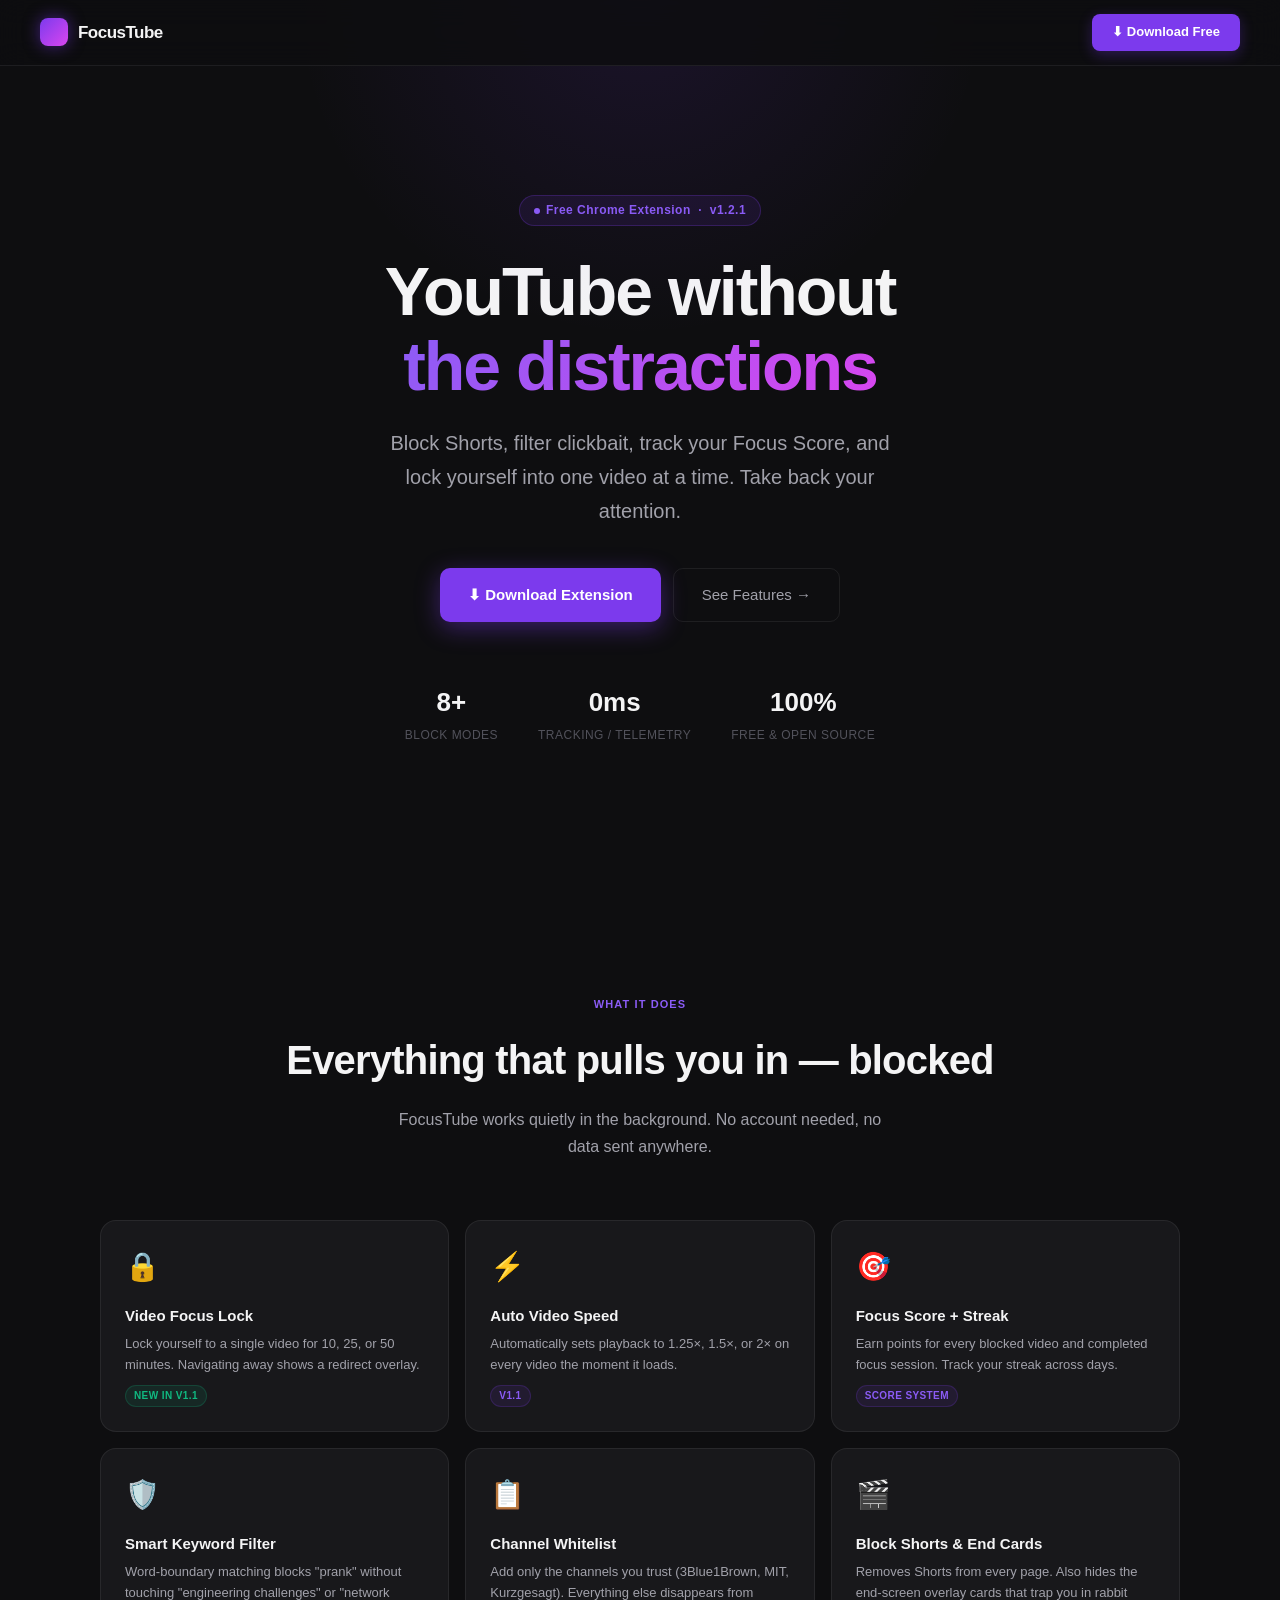
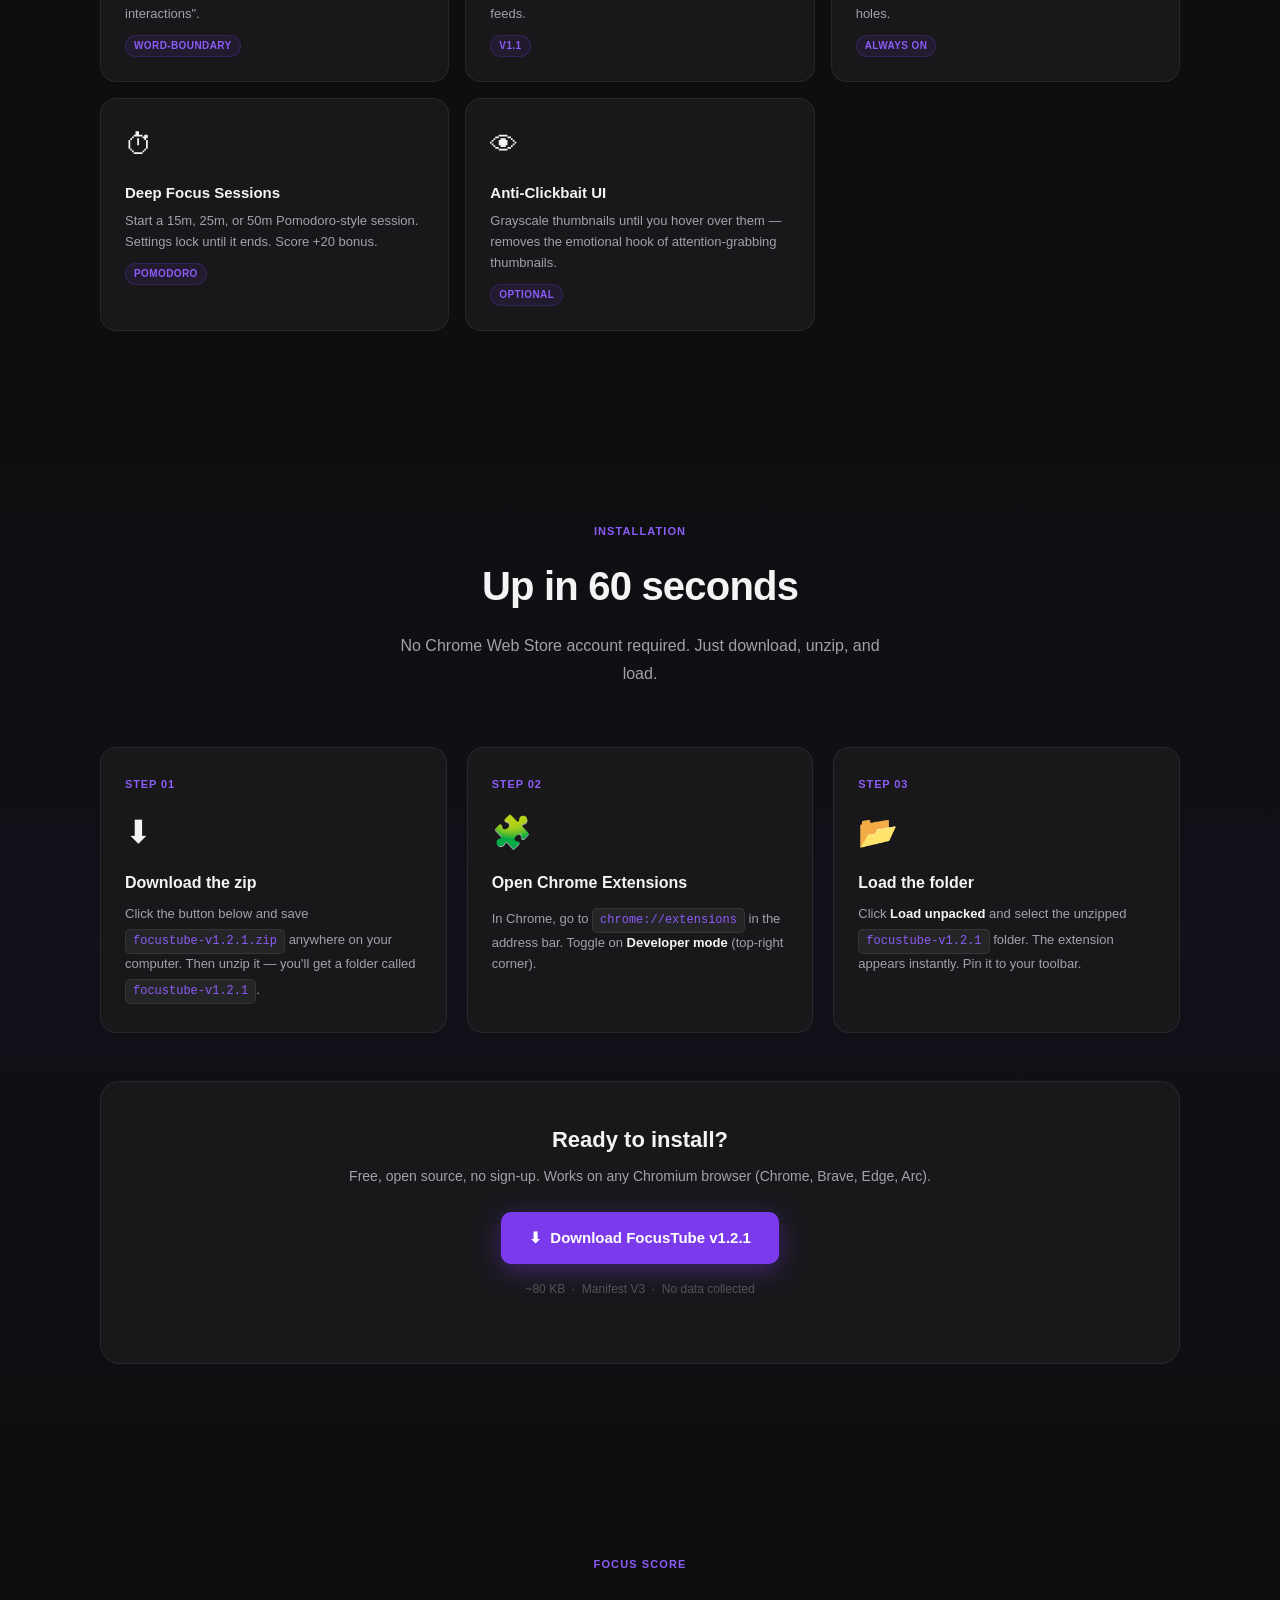
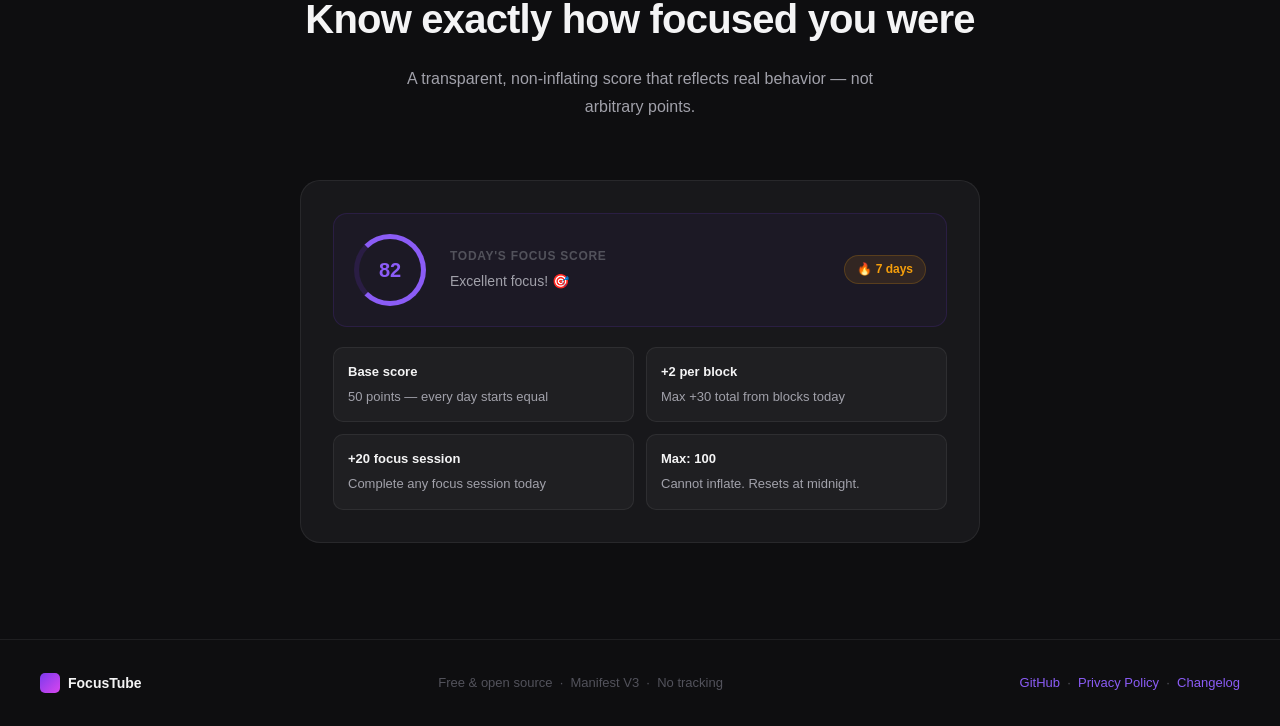
<file: docs/index.html>
<!DOCTYPE html>
<html lang="en">
<head>
  <meta charset="UTF-8">
  <meta name="viewport" content="width=device-width, initial-scale=1.0">
  <title>FocusTube — Distraction-Free YouTube</title>
  <meta name="description" content="FocusTube is a free Chrome extension that blocks Shorts, filters distracting content, tracks your focus score, and locks you into productive YouTube sessions.">
  <style>
    *, *::before, *::after { box-sizing: border-box; margin: 0; padding: 0; }

    :root {
      --bg:       #0e0e10;
      --card:     #18181b;
      --border:   rgba(255,255,255,0.07);
      --accent:   #7c3aed;
      --accent2:  #8b5cf6;
      --success:  #10b981;
      --text:     #f4f4f5;
      --muted:    #a1a1aa;
      --dim:      #52525b;
      --font:     -apple-system, BlinkMacSystemFont, "Segoe UI", Roboto, "Helvetica Neue", Arial, sans-serif;
    }

    html { scroll-behavior: smooth; }

    body {
      background: var(--bg);
      color: var(--text);
      font-family: var(--font);
      line-height: 1.6;
      -webkit-font-smoothing: antialiased;
    }

    /* ── HEADER ─────────────────────────── */
    header {
      position: fixed; top: 0; left: 0; right: 0;
      z-index: 100;
      display: flex; align-items: center; justify-content: space-between;
      padding: 14px 40px;
      background: rgba(14,14,16,0.85);
      backdrop-filter: blur(14px);
      border-bottom: 1px solid var(--border);
    }

    .logo { display: flex; align-items: center; gap: 10px; text-decoration: none; }
    .logo-icon {
      width: 28px; height: 28px;
      background: linear-gradient(135deg, var(--accent), #d946ef);
      border-radius: 8px;
      box-shadow: 0 0 16px rgba(124,58,237,0.5);
    }
    .logo-text { font-size: 17px; font-weight: 700; letter-spacing: -0.03em; color: var(--text); }

    .header-cta {
      background: var(--accent);
      color: #fff;
      text-decoration: none;
      padding: 8px 20px;
      border-radius: 8px;
      font-size: 13px;
      font-weight: 600;
      transition: background 0.2s, box-shadow 0.2s;
      box-shadow: 0 4px 14px rgba(124,58,237,0.3);
    }
    .header-cta:hover { background: var(--accent2); box-shadow: 0 6px 20px rgba(124,58,237,0.45); }

    /* ── HERO ───────────────────────────── */
    .hero {
      min-height: 100vh;
      display: flex; flex-direction: column;
      align-items: center; justify-content: center;
      text-align: center;
      padding: 120px 24px 80px;
      position: relative;
      overflow: hidden;
    }

    .hero::before {
      content: '';
      position: absolute;
      top: -40%; left: 50%;
      transform: translateX(-50%);
      width: 700px; height: 700px;
      background: radial-gradient(circle, rgba(124,58,237,0.12) 0%, transparent 70%);
      pointer-events: none;
    }

    .hero-badge {
      display: inline-flex; align-items: center; gap: 6px;
      background: rgba(124,58,237,0.1);
      border: 1px solid rgba(124,58,237,0.25);
      color: var(--accent2);
      padding: 5px 14px;
      border-radius: 99px;
      font-size: 12px; font-weight: 600;
      letter-spacing: 0.04em;
      margin-bottom: 28px;
    }
    .hero-badge-dot {
      width: 6px; height: 6px;
      border-radius: 50%;
      background: var(--accent2);
      animation: pulse 2s ease-in-out infinite;
    }
    @keyframes pulse {
      0%,100% { opacity: 1; transform: scale(1); }
      50%      { opacity: 0.4; transform: scale(0.8); }
    }

    h1 {
      font-size: clamp(36px, 6vw, 68px);
      font-weight: 800;
      letter-spacing: -0.03em;
      line-height: 1.1;
      margin-bottom: 22px;
      max-width: 780px;
    }

    h1 span {
      background: linear-gradient(135deg, var(--accent2), #d946ef);
      -webkit-background-clip: text;
      -webkit-text-fill-color: transparent;
      background-clip: text;
    }

    .hero-sub {
      font-size: clamp(16px, 2.5vw, 20px);
      color: var(--muted);
      max-width: 520px;
      margin-bottom: 40px;
      line-height: 1.7;
    }

    .hero-btns {
      display: flex; gap: 12px; flex-wrap: wrap; justify-content: center;
      margin-bottom: 60px;
    }

    .btn-primary {
      display: inline-flex; align-items: center; gap: 8px;
      background: var(--accent);
      color: #fff;
      text-decoration: none;
      padding: 14px 28px;
      border-radius: 10px;
      font-size: 15px; font-weight: 600;
      box-shadow: 0 6px 24px rgba(124,58,237,0.4);
      transition: all 0.2s;
    }
    .btn-primary:hover { background: var(--accent2); transform: translateY(-1px); box-shadow: 0 8px 28px rgba(124,58,237,0.5); }

    .btn-ghost {
      display: inline-flex; align-items: center; gap: 8px;
      border: 1px solid var(--border);
      color: var(--muted);
      text-decoration: none;
      padding: 14px 28px;
      border-radius: 10px;
      font-size: 15px; font-weight: 500;
      transition: all 0.2s;
    }
    .btn-ghost:hover { border-color: rgba(255,255,255,0.15); color: var(--text); background: rgba(255,255,255,0.04); }

    .hero-stats {
      display: flex; gap: 40px; flex-wrap: wrap; justify-content: center;
    }
    .stat { text-align: center; }
    .stat-num { font-size: 26px; font-weight: 800; color: var(--text); }
    .stat-label { font-size: 12px; color: var(--dim); margin-top: 2px; letter-spacing: 0.04em; text-transform: uppercase; }

    /* ── FEATURES ───────────────────────── */
    section { padding: 96px 24px; }

    .container { max-width: 1080px; margin: 0 auto; }

    .section-label {
      text-align: center;
      font-size: 11px; font-weight: 700;
      text-transform: uppercase; letter-spacing: 0.1em;
      color: var(--accent2);
      margin-bottom: 14px;
    }

    h2 {
      text-align: center;
      font-size: clamp(26px, 4vw, 40px);
      font-weight: 800;
      letter-spacing: -0.02em;
      margin-bottom: 14px;
    }

    .section-sub {
      text-align: center;
      color: var(--muted);
      font-size: 16px;
      max-width: 500px;
      margin: 0 auto 60px;
      line-height: 1.7;
    }

    .features-grid {
      display: grid;
      grid-template-columns: repeat(auto-fit, minmax(300px, 1fr));
      gap: 16px;
    }

    .feature-card {
      background: var(--card);
      border: 1px solid var(--border);
      border-radius: 16px;
      padding: 24px;
      transition: border-color 0.2s, transform 0.2s;
    }
    .feature-card:hover { border-color: rgba(124,58,237,0.3); transform: translateY(-2px); }

    .feature-icon {
      font-size: 28px;
      margin-bottom: 14px;
      display: block;
    }

    .feature-name {
      font-size: 15px; font-weight: 700;
      margin-bottom: 6px; color: var(--text);
    }

    .feature-desc {
      font-size: 13px; color: var(--muted); line-height: 1.6;
    }

    .feature-tag {
      display: inline-block;
      background: rgba(124,58,237,0.1);
      border: 1px solid rgba(124,58,237,0.2);
      color: var(--accent2);
      padding: 2px 8px;
      border-radius: 99px;
      font-size: 10px; font-weight: 700;
      letter-spacing: 0.04em;
      text-transform: uppercase;
      margin-top: 10px;
    }
    .feature-tag.green {
      background: rgba(16,185,129,0.1);
      border-color: rgba(16,185,129,0.2);
      color: var(--success);
    }

    /* ── INSTALL STEPS ──────────────────── */
    .install-section {
      background: linear-gradient(180deg, var(--bg) 0%, rgba(124,58,237,0.04) 50%, var(--bg) 100%);
    }

    .steps {
      display: grid;
      grid-template-columns: repeat(auto-fit, minmax(260px, 1fr));
      gap: 20px;
      margin-bottom: 48px;
    }

    .step {
      background: var(--card);
      border: 1px solid var(--border);
      border-radius: 16px;
      padding: 28px 24px;
      position: relative;
    }

    .step-num {
      font-size: 11px; font-weight: 800;
      text-transform: uppercase; letter-spacing: 0.08em;
      color: var(--accent2);
      margin-bottom: 14px;
    }

    .step-icon { font-size: 32px; margin-bottom: 12px; display: block; }

    .step h3 { font-size: 16px; font-weight: 700; margin-bottom: 8px; }

    .step p { font-size: 13px; color: var(--muted); line-height: 1.6; }

    .step code {
      display: inline-block;
      background: rgba(255,255,255,0.06);
      border: 1px solid var(--border);
      border-radius: 5px;
      padding: 2px 7px;
      font-size: 12px;
      font-family: "SF Mono", "Fira Code", Consolas, monospace;
      color: var(--accent2);
      margin-top: 4px;
    }

    .install-cta {
      text-align: center;
      padding: 40px;
      background: var(--card);
      border: 1px solid var(--border);
      border-radius: 20px;
    }

    .install-cta h3 { font-size: 22px; font-weight: 700; margin-bottom: 8px; }
    .install-cta p { font-size: 14px; color: var(--muted); margin-bottom: 24px; }

    /* ── SCORE PREVIEW ──────────────────── */
    .preview-box {
      background: var(--card);
      border: 1px solid var(--border);
      border-radius: 20px;
      padding: 32px;
      max-width: 680px;
      margin: 0 auto;
    }

    .score-preview {
      display: flex; align-items: center; gap: 24px;
      padding: 20px;
      background: rgba(124,58,237,0.05);
      border: 1px solid rgba(124,58,237,0.15);
      border-radius: 14px;
      margin-bottom: 20px;
    }

    .score-ring-demo {
      width: 72px; height: 72px;
      border-radius: 50%;
      border: 5px solid rgba(124,58,237,0.15);
      border-top-color: var(--accent2);
      border-right-color: var(--accent2);
      border-bottom-color: var(--accent2);
      display: flex; align-items: center; justify-content: center;
      flex-shrink: 0;
    }

    .score-ring-num { font-size: 20px; font-weight: 800; color: var(--accent2); }
    .score-meta { flex: 1; }
    .score-meta-title { font-size: 12px; font-weight: 700; text-transform: uppercase; letter-spacing: 0.06em; color: var(--dim); margin-bottom: 4px; }
    .score-meta-msg { font-size: 14px; color: var(--muted); }
    .streak-demo {
      background: rgba(245,158,11,0.1);
      border: 1px solid rgba(245,158,11,0.2);
      color: #f59e0b;
      padding: 4px 12px; border-radius: 99px;
      font-size: 12px; font-weight: 700;
    }

    /* ── FOOTER ─────────────────────────── */
    footer {
      border-top: 1px solid var(--border);
      padding: 32px 40px;
      display: flex; align-items: center; justify-content: space-between;
      flex-wrap: wrap; gap: 16px;
    }

    .footer-logo { display: flex; align-items: center; gap: 8px; }
    .footer-logo-icon {
      width: 20px; height: 20px;
      background: linear-gradient(135deg, var(--accent), #d946ef);
      border-radius: 5px;
    }
    .footer-logo-text { font-size: 14px; font-weight: 700; color: var(--text); }

    footer p { font-size: 13px; color: var(--dim); }

    footer a { color: var(--accent2); text-decoration: none; }
    footer a:hover { text-decoration: underline; }

    @media (max-width: 600px) {
      header { padding: 12px 20px; }
      .hero { padding: 100px 20px 60px; }
      .hero-stats { gap: 24px; }
      footer { flex-direction: column; text-align: center; }
    }
  </style>
</head>
<body>

  <!-- ── HEADER ─────────────────────────── -->
  <header>
    <a class="logo" href="#">
      <div class="logo-icon"></div>
      <span class="logo-text">FocusTube</span>
    </a>
    <a class="header-cta" href="#install">⬇ Download Free</a>
  </header>

  <!-- ── HERO ─────────────────────────────── -->
  <section class="hero">
    <div class="hero-badge">
      <span class="hero-badge-dot"></span>
      Free Chrome Extension &nbsp;·&nbsp; v1.2.1
    </div>

    <h1>YouTube without<br><span>the distractions</span></h1>

    <p class="hero-sub">
      Block Shorts, filter clickbait, track your Focus Score, and lock yourself
      into one video at a time. Take back your attention.
    </p>

    <div class="hero-btns">
      <a class="btn-primary" href="#install">
        ⬇ Download Extension
      </a>
      <a class="btn-ghost" href="#features">
        See Features →
      </a>
    </div>

    <div class="hero-stats">
      <div class="stat">
        <div class="stat-num">8+</div>
        <div class="stat-label">Block Modes</div>
      </div>
      <div class="stat">
        <div class="stat-num">0ms</div>
        <div class="stat-label">Tracking / Telemetry</div>
      </div>
      <div class="stat">
        <div class="stat-num">100%</div>
        <div class="stat-label">Free & Open Source</div>
      </div>
    </div>
  </section>

  <!-- ── FEATURES ─────────────────────────── -->
  <section id="features">
    <div class="container">
      <p class="section-label">What it does</p>
      <h2>Everything that pulls you in — blocked</h2>
      <p class="section-sub">FocusTube works quietly in the background. No account needed, no data sent anywhere.</p>

      <div class="features-grid">


        <div class="feature-card">
          <span class="feature-icon">🔒</span>
          <div class="feature-name">Video Focus Lock</div>
          <div class="feature-desc">Lock yourself to a single video for 10, 25, or 50 minutes. Navigating away shows a redirect overlay.</div>
          <span class="feature-tag green">New in v1.1</span>
        </div>

        <div class="feature-card">
          <span class="feature-icon">⚡</span>
          <div class="feature-name">Auto Video Speed</div>
          <div class="feature-desc">Automatically sets playback to 1.25×, 1.5×, or 2× on every video the moment it loads.</div>
          <span class="feature-tag">v1.1</span>
        </div>

        <div class="feature-card">
          <span class="feature-icon">🎯</span>
          <div class="feature-name">Focus Score + Streak</div>
          <div class="feature-desc">Earn points for every blocked video and completed focus session. Track your streak across days.</div>
          <span class="feature-tag">Score System</span>
        </div>

        <div class="feature-card">
          <span class="feature-icon">🛡️</span>
          <div class="feature-name">Smart Keyword Filter</div>
          <div class="feature-desc">Word-boundary matching blocks "prank" without touching "engineering challenges" or "network interactions".</div>
          <span class="feature-tag">Word-Boundary</span>
        </div>

        <div class="feature-card">
          <span class="feature-icon">📋</span>
          <div class="feature-name">Channel Whitelist</div>
          <div class="feature-desc">Add only the channels you trust (3Blue1Brown, MIT, Kurzgesagt). Everything else disappears from feeds.</div>
          <span class="feature-tag">v1.1</span>
        </div>

        <div class="feature-card">
          <span class="feature-icon">🎬</span>
          <div class="feature-name">Block Shorts & End Cards</div>
          <div class="feature-desc">Removes Shorts from every page. Also hides the end-screen overlay cards that trap you in rabbit holes.</div>
          <span class="feature-tag">Always On</span>
        </div>

        <div class="feature-card">
          <span class="feature-icon">⏱</span>
          <div class="feature-name">Deep Focus Sessions</div>
          <div class="feature-desc">Start a 15m, 25m, or 50m Pomodoro-style session. Settings lock until it ends. Score +20 bonus.</div>
          <span class="feature-tag">Pomodoro</span>
        </div>

        <div class="feature-card">
          <span class="feature-icon">👁</span>
          <div class="feature-name">Anti-Clickbait UI</div>
          <div class="feature-desc">Grayscale thumbnails until you hover over them — removes the emotional hook of attention-grabbing thumbnails.</div>
          <span class="feature-tag">Optional</span>
        </div>

      </div>
    </div>
  </section>

  <!-- ── INSTALL ───────────────────────────── -->
  <section class="install-section" id="install">
    <div class="container">
      <p class="section-label">Installation</p>
      <h2>Up in 60 seconds</h2>
      <p class="section-sub">No Chrome Web Store account required. Just download, unzip, and load.</p>

      <div class="steps">
        <div class="step">
          <div class="step-num">Step 01</div>
          <span class="step-icon">⬇</span>
          <h3>Download the zip</h3>
          <p>Click the button below and save <code>focustube-v1.2.1.zip</code> anywhere on your computer. Then unzip it — you'll get a folder called <code>focustube-v1.2.1</code>.</p>
        </div>

        <div class="step">
          <div class="step-num">Step 02</div>
          <span class="step-icon">🧩</span>
          <h3>Open Chrome Extensions</h3>
          <p>In Chrome, go to <code>chrome://extensions</code> in the address bar. Toggle on <strong style="color:#f4f4f5">Developer mode</strong> (top-right corner).</p>
        </div>

        <div class="step">
          <div class="step-num">Step 03</div>
          <span class="step-icon">📂</span>
          <h3>Load the folder</h3>
          <p>Click <strong style="color:#f4f4f5">Load unpacked</strong> and select the unzipped <code>focustube-v1.2.1</code> folder. The extension appears instantly. Pin it to your toolbar.</p>
        </div>
      </div>

      <div class="install-cta">
        <h3>Ready to install?</h3>
        <p>Free, open source, no sign-up. Works on any Chromium browser (Chrome, Brave, Edge, Arc).</p>
        <a class="btn-primary" href="focustube-v1.2.1.zip" download="focustube-v1.2.1.zip">
          ⬇ &nbsp;Download FocusTube v1.2.1
        </a>
        <p style="margin-top:16px; font-size:12px; color:#52525b">
          ~80 KB &nbsp;·&nbsp; Manifest V3 &nbsp;·&nbsp; No data collected
        </p>
      </div>
    </div>
  </section>

  <!-- ── SCORE PREVIEW ─────────────────────── -->
  <section>
    <div class="container">
      <p class="section-label">Focus Score</p>
      <h2>Know exactly how focused you were</h2>
      <p class="section-sub">A transparent, non-inflating score that reflects real behavior — not arbitrary points.</p>

      <div class="preview-box">
        <div class="score-preview">
          <div class="score-ring-demo">
            <span class="score-ring-num">82</span>
          </div>
          <div class="score-meta">
            <div class="score-meta-title">Today's Focus Score</div>
            <div class="score-meta-msg">Excellent focus! 🎯</div>
          </div>
          <span class="streak-demo">🔥 7 days</span>
        </div>

        <div style="display:grid; grid-template-columns:1fr 1fr; gap:12px; font-size:13px; color:var(--muted);">
          <div style="background:rgba(255,255,255,0.03);border:1px solid var(--border);border-radius:10px;padding:14px;">
            <div style="color:var(--text);font-weight:600;margin-bottom:4px;">Base score</div>
            50 points — every day starts equal
          </div>
          <div style="background:rgba(255,255,255,0.03);border:1px solid var(--border);border-radius:10px;padding:14px;">
            <div style="color:var(--text);font-weight:600;margin-bottom:4px;">+2 per block</div>
            Max +30 total from blocks today
          </div>
          <div style="background:rgba(255,255,255,0.03);border:1px solid var(--border);border-radius:10px;padding:14px;">
            <div style="color:var(--text);font-weight:600;margin-bottom:4px;">+20 focus session</div>
            Complete any focus session today
          </div>
          <div style="background:rgba(255,255,255,0.03);border:1px solid var(--border);border-radius:10px;padding:14px;">
            <div style="color:var(--text);font-weight:600;margin-bottom:4px;">Max: 100</div>
            Cannot inflate. Resets at midnight.
          </div>
        </div>
      </div>
    </div>
  </section>

  <!-- ── FOOTER ────────────────────────────── -->
  <footer>
    <div class="footer-logo">
      <div class="footer-logo-icon"></div>
      <span class="footer-logo-text">FocusTube</span>
    </div>
    <p>Free &amp; open source &nbsp;·&nbsp; Manifest V3 &nbsp;·&nbsp; No tracking</p>
    <p>
      <a href="https://github.com/aditya2706-dot/FocusTube" target="_blank" rel="noopener">GitHub</a>
      &nbsp;·&nbsp;
      <a href="https://github.com/aditya2706-dot/FocusTube/blob/main/PRIVACY.md" target="_blank" rel="noopener">Privacy Policy</a>
      &nbsp;·&nbsp;
      <a href="https://github.com/aditya2706-dot/FocusTube/blob/main/CHANGELOG.md" target="_blank" rel="noopener">Changelog</a>
    </p>
  </footer>

</body>
</html>
</file>
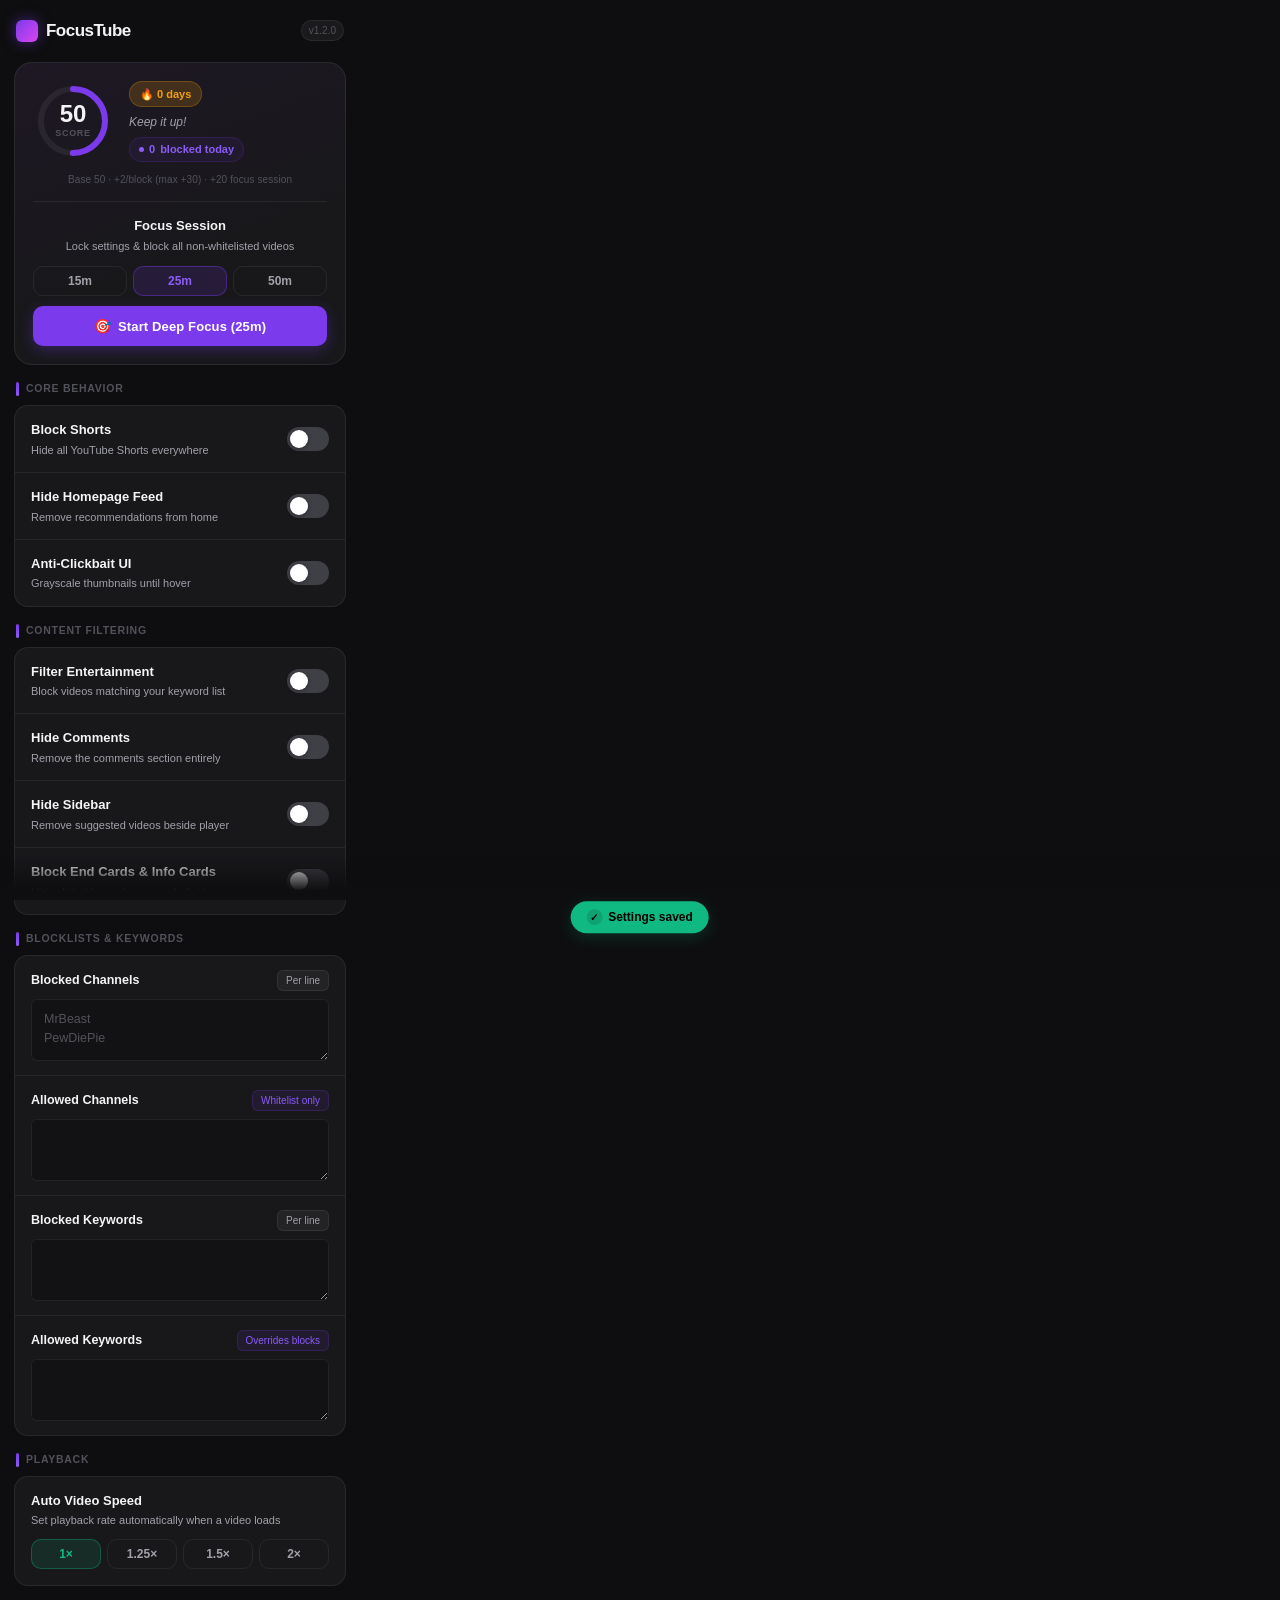
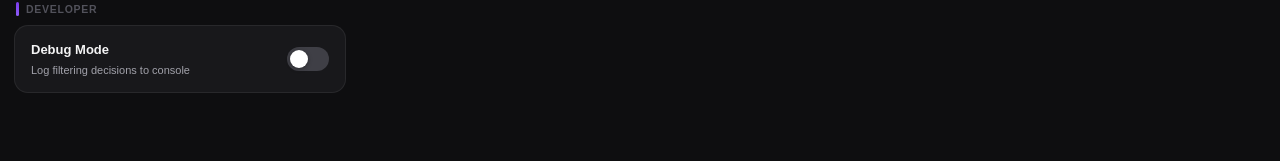
<file: popup.html>
<!DOCTYPE html>
<html lang="en">
<head>
  <meta charset="UTF-8">
  <title>FocusTube – Distraction-Free YouTube</title>
  <meta name="viewport" content="width=device-width, initial-scale=1">
  <link rel="stylesheet" href="popup.css">
</head>
<body>

  <!-- ── First-Run Welcome Banner ───────────────────── -->
  <div id="welcomeBanner" class="welcome-banner" style="display:none">
    <div class="welcome-content">
      <div class="welcome-icon">🎯</div>
      <div class="welcome-text">
        <strong>Welcome to FocusTube!</strong>
        <span>Hover any video → click 🚫 to instantly block a channel.</span>
        <span>Use keyword lists to filter content. Start a Focus Session to lock in.</span>
      </div>
    </div>
    <button id="welcomeDismiss" class="welcome-dismiss">Got it ✓</button>
  </div>
  <div class="app-container">

    <!-- ── Header ─────────────────────────────── -->
    <header class="header">
      <div class="logo">
        <div class="logo-icon"></div>
        <h1>FocusTube</h1>
      </div>
      <span class="header-version">v1.2.0</span>
    </header>

    <!-- ── Focus Card (Score + Session) ─────── -->
    <section class="card focus-card" id="focusPanel">

      <!-- Score Ring + Stats -->
      <div class="score-section">
        <!-- SVG Circular Ring -->
        <div class="score-ring-wrap">
          <svg class="score-ring" viewBox="0 0 80 80" xmlns="http://www.w3.org/2000/svg">
            <circle class="ring-track" cx="40" cy="40" r="32"/>
            <circle class="ring-fill" id="scoreRing" cx="40" cy="40" r="32"
              stroke-dasharray="201.06" stroke-dashoffset="100.53"/>
          </svg>
          <div class="score-ring-inner">
            <span id="focusScore" class="score-number">50</span>
            <span class="score-label">Score</span>
          </div>
        </div>

        <!-- Right side: streak + message + blocks -->
        <div class="score-meta">
          <span id="streakBadge" class="streak-badge">🔥 0 days</span>
          <span id="scoreMsg" class="score-msg">Keep it up!</span>
          <div id="blocksPill" class="blocks-pill">
            <span class="blocks-dot"></span>
            <span id="blocksCount">0</span> blocked today
          </div>
        </div>
      </div>

      <!-- Score breakdown hint -->
      <div class="score-hint">
        Base 50 · +2/block (max +30) · +20 focus session
      </div>

      <div class="divider"></div>

      <!-- Session Info + Timer -->
      <div class="session-info">
        <div class="session-header-row">
          <span class="session-header">Focus Session</span>
          <span id="sessionActiveBadge" class="session-active-badge" style="display:none">ACTIVE</span>
        </div>
        <div id="focusMessage" class="session-msg">Lock settings &amp; block all non-whitelisted videos</div>
        <div id="focusTimerDisplay" class="focus-timer">25:00</div>
      </div>

      <!-- Duration Picker -->
      <div class="duration-picker" id="durationPicker">
        <button class="dur-btn" data-mins="15">15m</button>
        <button class="dur-btn active" data-mins="25">25m</button>
        <button class="dur-btn" data-mins="50">50m</button>
      </div>

      <button id="startFocusBtn" class="primary-btn">
        <span class="btn-icon">🎯</span> Start Deep Focus (25m)
      </button>
    </section>

    <!-- ── Settings ──────────────────────────── -->
    <div id="settingsContainer">

      <!-- Core Behavior -->
      <div class="section-heading">
        <span class="section-dot"></span>
        <h2 class="section-title">Core Behavior</h2>
      </div>
      <section class="card settings-card">
        <div class="setting-row">
          <div class="setting-info">
            <span class="setting-name">Block Shorts</span>
            <span class="setting-desc">Hide all YouTube Shorts everywhere</span>
          </div>
          <label class="toggle-switch">
            <input type="checkbox" id="blockShorts">
            <span class="toggle-slider"></span>
          </label>
        </div>
        <div class="setting-row">
          <div class="setting-info">
            <span class="setting-name">Hide Homepage Feed</span>
            <span class="setting-desc">Remove recommendations from home</span>
          </div>
          <label class="toggle-switch">
            <input type="checkbox" id="hideHomepage">
            <span class="toggle-slider"></span>
          </label>
        </div>
        <div class="setting-row">
          <div class="setting-info">
            <span class="setting-name">Anti-Clickbait UI</span>
            <span class="setting-desc">Grayscale thumbnails until hover</span>
          </div>
          <label class="toggle-switch">
            <input type="checkbox" id="antiClickbait">
            <span class="toggle-slider"></span>
          </label>
        </div>
      </section>

      <!-- Content Filtering -->
      <div class="section-heading">
        <span class="section-dot"></span>
        <h2 class="section-title">Content Filtering</h2>
      </div>
      <section class="card settings-card">
        <div class="setting-row">
          <div class="setting-info">
            <span class="setting-name">Filter Entertainment</span>
            <span class="setting-desc">Block videos matching your keyword list</span>
          </div>
          <label class="toggle-switch">
            <input type="checkbox" id="filterEntertainment">
            <span class="toggle-slider"></span>
          </label>
        </div>
        <div class="setting-row">
          <div class="setting-info">
            <span class="setting-name">Hide Comments</span>
            <span class="setting-desc">Remove the comments section entirely</span>
          </div>
          <label class="toggle-switch">
            <input type="checkbox" id="hideComments">
            <span class="toggle-slider"></span>
          </label>
        </div>
        <div class="setting-row">
          <div class="setting-info">
            <span class="setting-name">Hide Sidebar</span>
            <span class="setting-desc">Remove suggested videos beside player</span>
          </div>
          <label class="toggle-switch">
            <input type="checkbox" id="hideSidebar">
            <span class="toggle-slider"></span>
          </label>
        </div>
        <div class="setting-row">
          <div class="setting-info">
            <span class="setting-name">Block End Cards &amp; Info Cards</span>
            <span class="setting-desc">Hide clickable overlays at end of videos</span>
          </div>
          <label class="toggle-switch">
            <input type="checkbox" id="blockEndCards">
            <span class="toggle-slider"></span>
          </label>
        </div>
      </section>

      <!-- Blocklists & Keywords -->
      <div class="section-heading">
        <span class="section-dot"></span>
        <h2 class="section-title">Blocklists &amp; Keywords</h2>
      </div>
      <section class="card settings-card advanced-section">
        <div class="input-group">
          <label for="blockedChannels">Blocked Channels <span class="badge">Per line</span></label>
          <textarea id="blockedChannels" placeholder="MrBeast&#10;PewDiePie"></textarea>
          <!-- Removable chips injected here by popup.js -->
          <div id="blockedChips" class="ft-chips" style="display:none"></div>
        </div>
        <div class="input-group">
          <label for="allowedChannels">Allowed Channels <span class="badge accent-badge">Whitelist only</span></label>
          <textarea id="allowedChannels" placeholder="3Blue1Brown&#10;MIT OpenCourseWare&#10;Kurzgesagt"></textarea>
        </div>
        <div class="input-group">
          <label for="blockedKeywords">Blocked Keywords <span class="badge">Per line</span></label>
          <textarea id="blockedKeywords" placeholder="funny&#10;prank&#10;vlog"></textarea>
        </div>
        <div class="input-group" style="border-bottom:none">
          <label for="allowedKeywords">Allowed Keywords <span class="badge accent-badge">Overrides blocks</span></label>
          <textarea id="allowedKeywords" placeholder="tutorial&#10;math&#10;lecture"></textarea>
        </div>
      </section>

      <!-- Playback -->
      <div class="section-heading">
        <span class="section-dot"></span>
        <h2 class="section-title">Playback</h2>
      </div>
      <section class="card settings-card">
        <div class="setting-row" style="border-bottom:none; flex-direction:column; align-items:flex-start; gap:10px; padding-bottom:16px">
          <div class="setting-info" style="padding-right:0">
            <span class="setting-name">Auto Video Speed</span>
            <span class="setting-desc">Set playback rate automatically when a video loads</span>
          </div>
          <div class="speed-picker" id="speedPicker">
            <button class="speed-btn active" data-speed="1">1&times;</button>
            <button class="speed-btn" data-speed="1.25">1.25&times;</button>
            <button class="speed-btn" data-speed="1.5">1.5&times;</button>
            <button class="speed-btn" data-speed="2">2&times;</button>
          </div>
        </div>
      </section>

      <!-- Developer -->
      <div class="section-heading">
        <span class="section-dot"></span>
        <h2 class="section-title">Developer</h2>
      </div>
      <section class="card settings-card">
        <div class="setting-row" style="border-bottom:none">
          <div class="setting-info">
            <span class="setting-name">Debug Mode</span>
            <span class="setting-desc">Log filtering decisions to console</span>
          </div>
          <label class="toggle-switch">
            <input type="checkbox" id="debugMode">
            <span class="toggle-slider"></span>
          </label>
        </div>
      </section>

    </div><!-- /settingsContainer -->

    <!-- Scroll fade -->
    <div class="scroll-fade"></div>
  </div><!-- /app-container -->

  <!-- Settings saved toast -->
  <div class="status-msg" id="statusMsg">
    <div class="status-icon">✓</div>
    <span>Settings saved</span>
  </div>

  <script src="popup.js"></script>
</body>
</html>
</file>
<file: popup.css>
/* ─────────────────────────────────────────────
   FocusTube v1.2.1 — Premium Popup Stylesheet
   ───────────────────────────────────────────── */

:root {
  --bg-base:        #0e0e10;
  --bg-card:        #18181b;
  --bg-card-hover:  #202024;
  --bg-input:       #121214;

  --border-light:   rgba(255, 255, 255, 0.07);
  --border-focus:   rgba(124, 58, 237, 0.55);

  --text-primary:   #f4f4f5;
  --text-secondary: #a1a1aa;
  --text-tertiary:  #52525b;

  --accent:         #7c3aed;
  --accent-light:   #8b5cf6;
  --accent-glow:    rgba(124, 58, 237, 0.25);

  --success:        #10b981;
  --success-glow:   rgba(16, 185, 129, 0.2);
  --warning:        #f59e0b;
  --warning-glow:   rgba(245, 158, 11, 0.18);
  --danger:         #ef4444;
  --danger-glow:    rgba(239, 68, 68, 0.2);

  --font-stack:     -apple-system, BlinkMacSystemFont, "Segoe UI", Roboto, "Helvetica Neue", Arial, sans-serif;
  --radius-sm:      6px;
  --radius-md:      10px;
  --radius-lg:      14px;
  --radius-xl:      18px;
  --ease:           cubic-bezier(0.4, 0, 0.2, 1);
  --transition:     0.2s var(--ease);
}

/* ── Reset ──────────────────────────────────── */
*, *::before, *::after { box-sizing: border-box; margin: 0; padding: 0; }

body {
  width: 360px;
  max-height: 600px;
  background: var(--bg-base);
  color: var(--text-primary);
  font-family: var(--font-stack);
  font-size: 13px;
  line-height: 1.5;
  overflow-y: auto;
  overflow-x: hidden;
  -webkit-font-smoothing: antialiased;
}

/* Custom Scrollbar */
::-webkit-scrollbar { width: 4px; }
::-webkit-scrollbar-track { background: transparent; }
::-webkit-scrollbar-thumb { background: #3f3f46; border-radius: 99px; }
::-webkit-scrollbar-thumb:hover { background: #52525b; }

/* ── Layout ─────────────────────────────────── */
.app-container {
  padding: 14px 14px 48px;
  display: flex;
  flex-direction: column;
  gap: 14px;
}

/* ── Header ─────────────────────────────────── */
.header {
  display: flex;
  align-items: center;
  justify-content: space-between;
  padding: 4px 2px;
}

.logo {
  display: flex;
  align-items: center;
  gap: 8px;
}

.logo-icon {
  width: 22px;
  height: 22px;
  background: linear-gradient(135deg, var(--accent), #d946ef);
  border-radius: 6px;
  box-shadow: 0 0 14px rgba(124, 58, 237, 0.5);
  flex-shrink: 0;
}

.logo h1 {
  font-size: 17px;
  font-weight: 700;
  letter-spacing: -0.03em;
  color: var(--text-primary);
}

.header-version {
  font-size: 10px;
  font-weight: 500;
  color: var(--text-tertiary);
  background: rgba(255,255,255,0.05);
  padding: 2px 7px;
  border-radius: 99px;
  border: 1px solid var(--border-light);
}

/* ── Cards ──────────────────────────────────── */
.card {
  background: var(--bg-card);
  border: 1px solid var(--border-light);
  border-radius: var(--radius-xl);
  overflow: hidden;
}

.divider {
  height: 1px;
  background: var(--border-light);
  margin: 14px 0;
}

/* ── Focus Card ─────────────────────────────── */
.focus-card {
  padding: 18px;
  background: linear-gradient(160deg, #1e1824 0%, var(--bg-card) 60%);
  position: relative;
  transition: border-color 0.4s, box-shadow 0.4s;
}

.focus-card.active {
  border-color: rgba(124, 58, 237, 0.5);
  box-shadow: 0 0 28px var(--accent-glow), inset 0 0 40px rgba(124, 58, 237, 0.04);
}

/* ── Score Section ──────────────────────────── */
.score-section {
  display: flex;
  align-items: center;
  gap: 16px;
}

/* SVG Ring */
.score-ring-wrap {
  position: relative;
  width: 80px;
  height: 80px;
  flex-shrink: 0;
}

.score-ring {
  width: 80px;
  height: 80px;
  transform: rotate(-90deg);
}

.ring-track {
  fill: none;
  stroke: rgba(255, 255, 255, 0.06);
  stroke-width: 6;
}

.ring-fill {
  fill: none;
  stroke: var(--accent);
  stroke-width: 6;
  stroke-linecap: round;
  transition: stroke-dashoffset 0.8s var(--ease), stroke 0.4s;
}

.ring-fill.high { stroke: var(--success); }
.ring-fill.med  { stroke: var(--warning); }
.ring-fill.low  { stroke: var(--danger);  }

.score-ring-inner {
  position: absolute;
  inset: 0;
  display: flex;
  flex-direction: column;
  align-items: center;
  justify-content: center;
  gap: 1px;
}

.score-number {
  font-size: 24px;
  font-weight: 800;
  line-height: 1;
  font-variant-numeric: tabular-nums;
  color: var(--text-primary);
  transition: color 0.4s;
}

.score-number.high { color: var(--success); }
.score-number.med  { color: var(--warning); }
.score-number.low  { color: var(--danger);  }

.score-label {
  font-size: 9px;
  font-weight: 600;
  text-transform: uppercase;
  letter-spacing: 0.08em;
  color: var(--text-tertiary);
}

/* Score Meta (right side) */
.score-meta {
  display: flex;
  flex-direction: column;
  gap: 6px;
  flex: 1;
  min-width: 0;
}

.streak-badge {
  display: inline-flex;
  align-items: center;
  gap: 4px;
  background: var(--warning-glow);
  color: var(--warning);
  padding: 4px 10px;
  border-radius: 99px;
  font-size: 11px;
  font-weight: 700;
  border: 1px solid rgba(245, 158, 11, 0.25);
  width: fit-content;
}

.score-msg {
  font-size: 12px;
  color: var(--text-secondary);
  font-style: italic;
  white-space: nowrap;
  overflow: hidden;
  text-overflow: ellipsis;
}

.blocks-pill {
  display: inline-flex;
  align-items: center;
  gap: 5px;
  background: rgba(124, 58, 237, 0.08);
  border: 1px solid rgba(124, 58, 237, 0.18);
  color: var(--accent-light);
  padding: 3px 9px;
  border-radius: 99px;
  font-size: 11px;
  font-weight: 600;
  width: fit-content;
}

.blocks-dot {
  width: 5px;
  height: 5px;
  border-radius: 50%;
  background: var(--accent-light);
  flex-shrink: 0;
}

/* Score hint */
.score-hint {
  margin-top: 10px;
  font-size: 10px;
  color: var(--text-tertiary);
  text-align: center;
  letter-spacing: 0.01em;
}

/* ── Session Section ────────────────────────── */
.session-info {
  margin-bottom: 12px;
  text-align: center;
}

.session-header-row {
  display: flex;
  align-items: center;
  justify-content: center;
  gap: 8px;
  margin-bottom: 4px;
}

.session-header {
  font-size: 13px;
  font-weight: 600;
  color: var(--text-primary);
}

.session-active-badge {
  font-size: 9px;
  font-weight: 700;
  letter-spacing: 0.08em;
  color: var(--accent-light);
  background: var(--accent-glow);
  border: 1px solid rgba(124, 58, 237, 0.3);
  padding: 2px 7px;
  border-radius: 99px;
  animation: pulse-badge 2s ease-in-out infinite;
}

@keyframes pulse-badge {
  0%, 100% { opacity: 1; }
  50%       { opacity: 0.5; }
}

.session-msg {
  font-size: 11px;
  color: var(--text-secondary);
  line-height: 1.4;
}

.focus-timer {
  font-size: 36px;
  font-weight: 800;
  color: var(--accent-light);
  margin-top: 8px;
  font-variant-numeric: tabular-nums;
  display: none;
  letter-spacing: -0.02em;
  text-shadow: 0 0 24px var(--accent-glow);
}

/* ── Duration Picker ────────────────────────── */
.duration-picker {
  display: flex;
  gap: 6px;
  margin-bottom: 10px;
}

.dur-btn {
  flex: 1;
  padding: 7px 0;
  border-radius: var(--radius-md);
  border: 1px solid var(--border-light);
  background: transparent;
  color: var(--text-secondary);
  font-family: var(--font-stack);
  font-size: 12px;
  font-weight: 600;
  cursor: pointer;
  transition: all var(--transition);
}

.dur-btn:hover {
  background: rgba(255,255,255,0.04);
  color: var(--text-primary);
}

.dur-btn.active {
  background: rgba(124, 58, 237, 0.15);
  border-color: rgba(124, 58, 237, 0.4);
  color: var(--accent-light);
}

/* ── Speed Picker (reuses dur-btn style) ────── */
.speed-picker {
  display: flex;
  gap: 6px;
  width: 100%;
}

.speed-btn {
  flex: 1;
  padding: 7px 0;
  border-radius: var(--radius-md);
  border: 1px solid var(--border-light);
  background: transparent;
  color: var(--text-secondary);
  font-family: var(--font-stack);
  font-size: 12px;
  font-weight: 600;
  cursor: pointer;
  transition: all var(--transition);
}

.speed-btn:hover {
  background: rgba(255,255,255,0.04);
  color: var(--text-primary);
}

.speed-btn.active {
  background: rgba(16, 185, 129, 0.12);
  border-color: rgba(16, 185, 129, 0.35);
  color: var(--success);
}


/* ── Primary Button ─────────────────────────── */
.primary-btn {
  width: 100%;
  display: flex;
  align-items: center;
  justify-content: center;
  gap: 7px;
  background: var(--accent);
  color: #fff;
  border: none;
  padding: 12px 16px;
  border-radius: var(--radius-md);
  font-family: var(--font-stack);
  font-size: 13px;
  font-weight: 600;
  letter-spacing: 0.01em;
  cursor: pointer;
  transition: background var(--transition), transform var(--transition), box-shadow var(--transition);
  box-shadow: 0 4px 14px rgba(124, 58, 237, 0.3);
}

.primary-btn:hover:not(:disabled) {
  background: var(--accent-light);
  box-shadow: 0 6px 20px rgba(124, 58, 237, 0.45);
}

.primary-btn:active:not(:disabled) {
  transform: scale(0.98);
}

.primary-btn:disabled {
  opacity: 0.6;
  cursor: not-allowed;
}

.btn-icon { font-size: 14px; }

/* ── Section Headings ───────────────────────── */
.section-heading {
  display: flex;
  align-items: center;
  gap: 7px;
  margin-top: 2px;
  margin-bottom: -6px;
  padding-left: 2px;
}

.section-dot {
  width: 3px;
  height: 14px;
  border-radius: 99px;
  background: linear-gradient(180deg, var(--accent), var(--accent-light));
  flex-shrink: 0;
}

.section-title {
  font-size: 10.5px;
  font-weight: 700;
  text-transform: uppercase;
  letter-spacing: 0.07em;
  color: var(--text-tertiary);
}

/* ── Settings Rows ──────────────────────────── */
#settingsContainer {
  display: flex;
  flex-direction: column;
  gap: 14px;
  padding-bottom: 20px;
}

#settingsContainer.disabled {
  opacity: 0.38;
  pointer-events: none;
  filter: grayscale(0.6);
  transition: opacity 0.3s, filter 0.3s;
}

.settings-card { border-radius: var(--radius-lg); }

.setting-row {
  display: flex;
  justify-content: space-between;
  align-items: center;
  padding: 14px 16px;
  border-bottom: 1px solid var(--border-light);
  transition: background var(--transition);
  min-height: 60px;
}

.setting-row:last-child { border-bottom: none; }
.setting-row:hover { background: var(--bg-card-hover); }

.setting-info {
  display: flex;
  flex-direction: column;
  gap: 3px;
  flex: 1;
  padding-right: 14px;
}

.setting-name {
  font-size: 13px;
  font-weight: 600;
  color: var(--text-primary);
}

.setting-desc {
  font-size: 11px;
  color: var(--text-secondary);
  line-height: 1.4;
}

/* ── Toggle Switch ──────────────────────────── */
.toggle-switch {
  position: relative;
  display: inline-block;
  width: 42px;
  height: 24px;
  flex-shrink: 0;
}

.toggle-switch input {
  opacity: 0;
  width: 0;
  height: 0;
}

.toggle-slider {
  position: absolute;
  inset: 0;
  background: #3f3f46;
  border-radius: 24px;
  cursor: pointer;
  transition: background var(--transition);
}

.toggle-slider::before {
  content: "";
  position: absolute;
  height: 18px;
  width: 18px;
  left: 3px;
  top: 3px;
  background: #fff;
  border-radius: 50%;
  transition: transform var(--transition);
  box-shadow: 0 1px 4px rgba(0,0,0,0.35);
}

input:checked + .toggle-slider { background: var(--accent); }
input:checked + .toggle-slider::before { transform: translateX(18px); }

/* ── Inputs & Textareas ─────────────────────── */
.advanced-section { padding: 0; }

.input-group {
  display: flex;
  flex-direction: column;
  gap: 8px;
  padding: 14px 16px;
  border-bottom: 1px solid var(--border-light);
}

.input-group label {
  font-size: 12.5px;
  font-weight: 600;
  color: var(--text-primary);
  display: flex;
  justify-content: space-between;
  align-items: center;
}

.badge {
  background: rgba(255,255,255,0.05);
  padding: 2px 8px;
  border-radius: var(--radius-sm);
  font-size: 10px;
  font-weight: 500;
  color: var(--text-secondary);
  border: 1px solid var(--border-light);
}

.accent-badge {
  background: rgba(124, 58, 237, 0.1);
  color: var(--accent-light);
  border-color: rgba(124, 58, 237, 0.2);
}

textarea {
  width: 100%;
  background: var(--bg-input);
  border: 1px solid var(--border-light);
  border-radius: var(--radius-sm);
  color: var(--text-primary);
  padding: 10px 12px;
  font-family: var(--font-stack);
  font-size: 12.5px;
  line-height: 1.5;
  height: 62px;
  resize: vertical;
  transition: border-color var(--transition), box-shadow var(--transition);
}

textarea:focus {
  outline: none;
  border-color: var(--border-focus);
  box-shadow: 0 0 0 2px rgba(124, 58, 237, 0.12);
}

textarea::placeholder { color: var(--text-tertiary); }

/* ── Scroll Fade ────────────────────────────── */
.scroll-fade {
  position: fixed;
  bottom: 0;
  left: 0;
  width: 100%;
  height: 44px;
  background: linear-gradient(to top, var(--bg-base) 20%, transparent 100%);
  pointer-events: none;
  z-index: 50;
}

/* ── Status Toast ───────────────────────────── */
.status-msg {
  position: fixed;
  bottom: 18px;
  left: 50%;
  transform: translateX(-50%) translateY(160%);
  background: var(--success);
  color: #000;
  padding: 7px 16px;
  border-radius: 99px;
  font-size: 12px;
  font-weight: 600;
  display: flex;
  align-items: center;
  gap: 6px;
  box-shadow: 0 4px 16px var(--success-glow);
  transition: transform 0.4s cubic-bezier(0.34, 1.56, 0.64, 1);
  z-index: 100;
  white-space: nowrap;
}

.status-msg.show { transform: translateX(-50%) translateY(0); }

.status-icon {
  background: rgba(0,0,0,0.12);
  border-radius: 50%;
  width: 16px;
  height: 16px;
  display: flex;
  align-items: center;
  justify-content: center;
  font-size: 10px;
}

/* ── Hover Hint ──────────────────────────────────────── */
.hover-hint {
  background: rgba(124, 58, 237, 0.08);
  border: 1px solid rgba(124, 58, 237, 0.2);
  border-radius: var(--radius-md);
  padding: 10px 14px;
  font-size: 12px;
  color: var(--text-secondary);
  line-height: 1.5;
  text-align: center;
}

.hover-hint strong {
  color: var(--accent-light);
}

/* ── Blocked Channel Chips ───────────────────────────── */
.ft-chips {
  display: flex;
  flex-wrap: wrap;
  gap: 6px;
  margin-top: 2px;
}

.ft-chip {
  display: inline-flex;
  align-items: center;
  gap: 5px;
  background: rgba(239, 68, 68, 0.1);
  border: 1px solid rgba(239, 68, 68, 0.25);
  color: #fca5a5;
  padding: 3px 8px 3px 10px;
  border-radius: 99px;
  font-size: 11px;
  font-weight: 500;
  max-width: 100%;
  overflow: hidden;
  text-overflow: ellipsis;
  white-space: nowrap;
}

.ft-chip-remove {
  background: none;
  border: none;
  color: rgba(252, 165, 165, 0.6);
  cursor: pointer;
  font-size: 10px;
  padding: 0;
  line-height: 1;
  flex-shrink: 0;
  transition: color var(--transition);
  font-family: var(--font-stack);
}

.ft-chip-remove:hover {
  color: #ef4444;
}

/* ── Welcome Banner ───────────────────────────────────── */
.welcome-banner {
  background: linear-gradient(135deg, rgba(124,58,237,0.18) 0%, rgba(16,185,129,0.08) 100%);
  border-bottom: 1px solid rgba(124, 58, 237, 0.25);
  padding: 14px 14px 12px;
  display: flex;
  flex-direction: column;
  gap: 10px;
  animation: slideDown 0.4s cubic-bezier(0.34,1.56,0.64,1);
}

@keyframes slideDown {
  from { transform: translateY(-100%); opacity: 0; }
  to   { transform: translateY(0);     opacity: 1; }
}

.welcome-content {
  display: flex;
  gap: 12px;
  align-items: flex-start;
}

.welcome-icon {
  font-size: 28px;
  flex-shrink: 0;
  line-height: 1;
}

.welcome-text {
  display: flex;
  flex-direction: column;
  gap: 3px;
}

.welcome-text strong {
  font-size: 13px;
  font-weight: 700;
  color: var(--text-primary);
}

.welcome-text span {
  font-size: 11px;
  color: var(--text-secondary);
  line-height: 1.4;
}

.welcome-dismiss {
  align-self: flex-end;
  background: var(--accent);
  color: #fff;
  border: none;
  padding: 7px 16px;
  border-radius: var(--radius-md);
  font-size: 12px;
  font-weight: 600;
  cursor: pointer;
  font-family: var(--font-stack);
  transition: background var(--transition);
}

.welcome-dismiss:hover {
  background: var(--accent-light);
}
</file>
